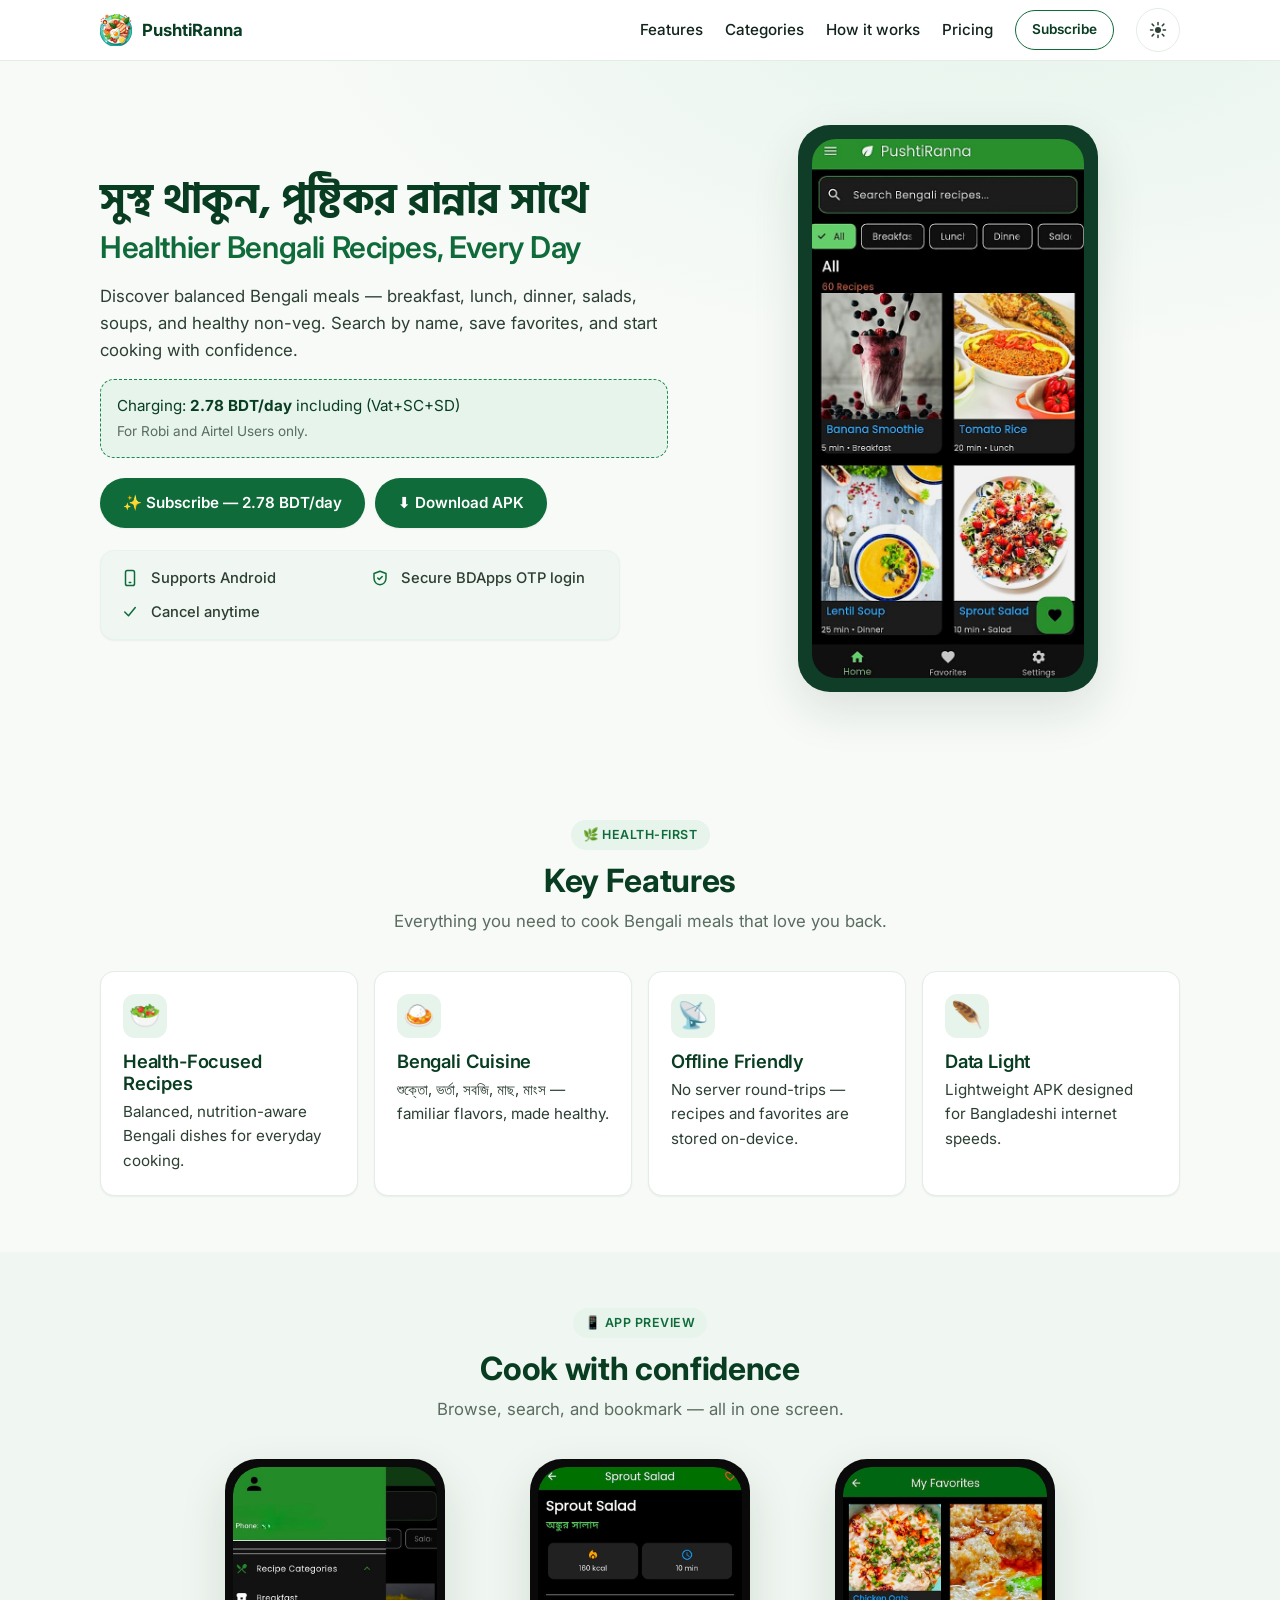
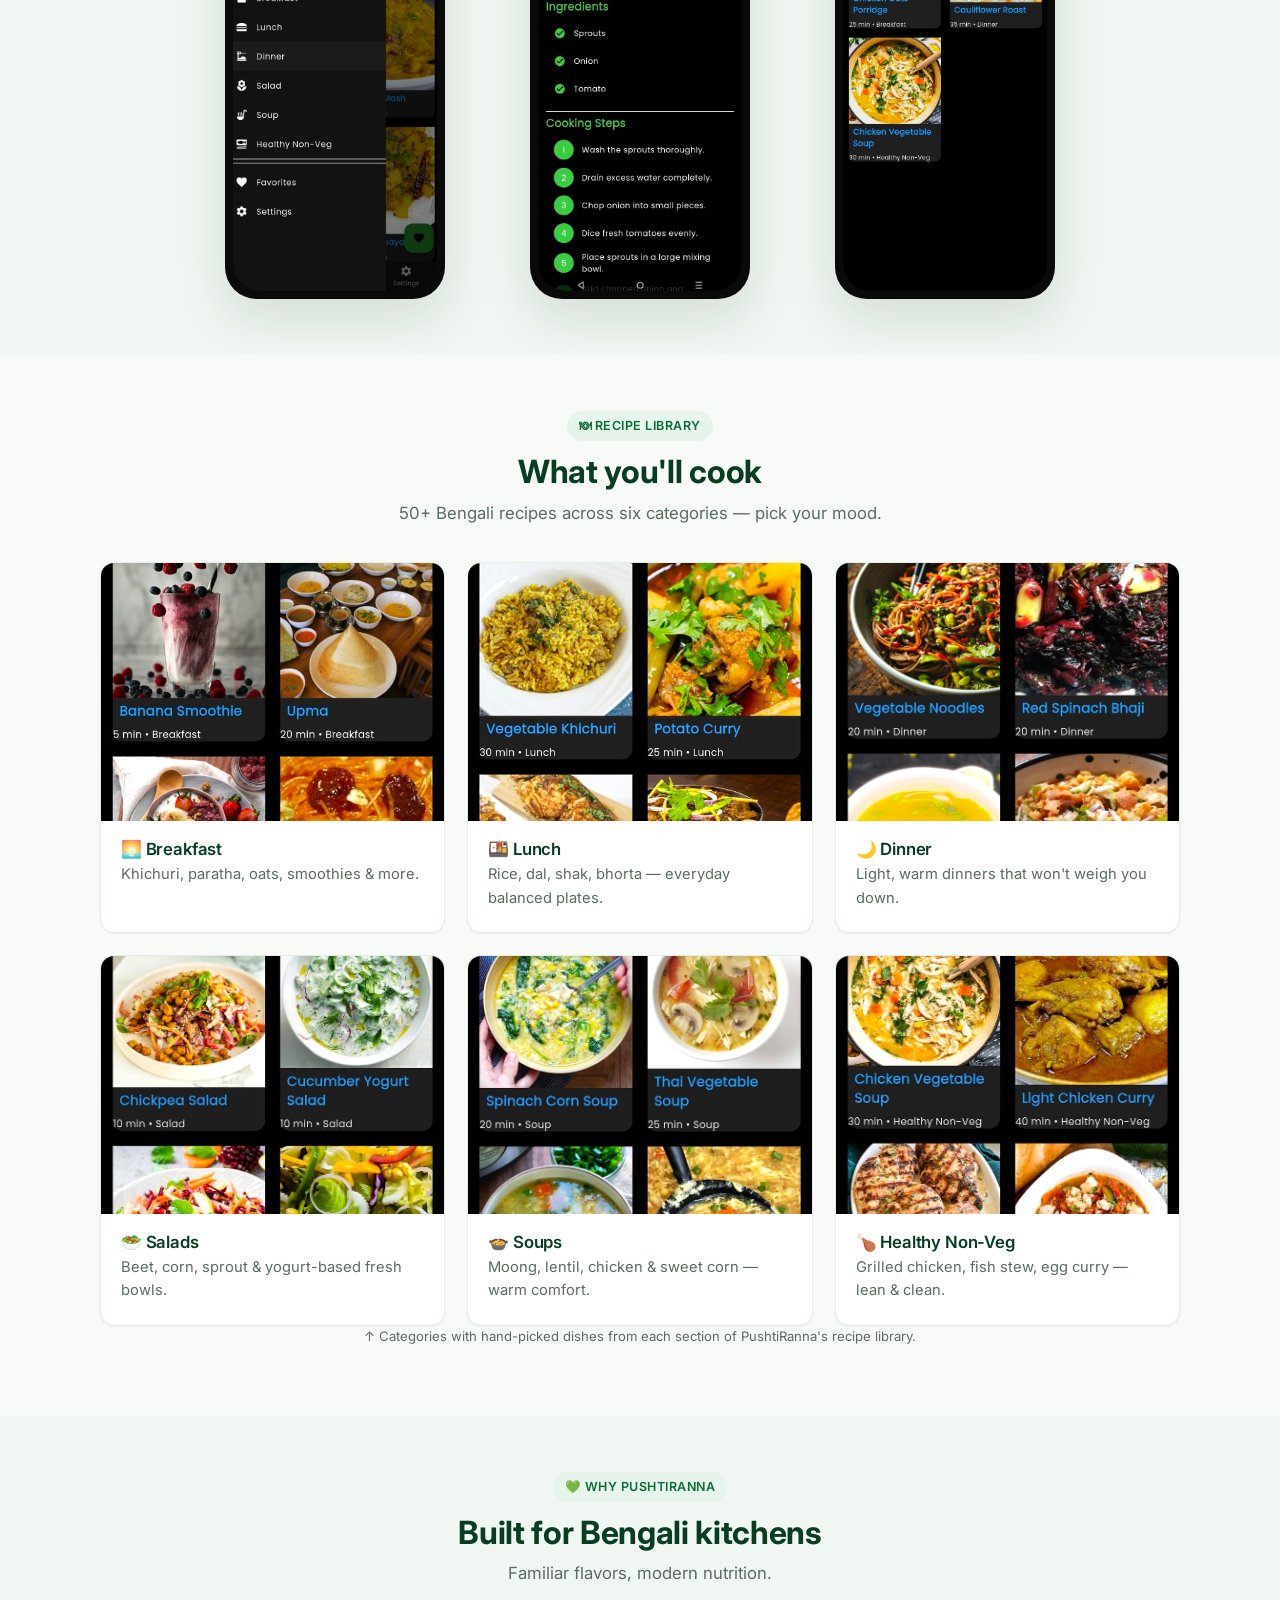
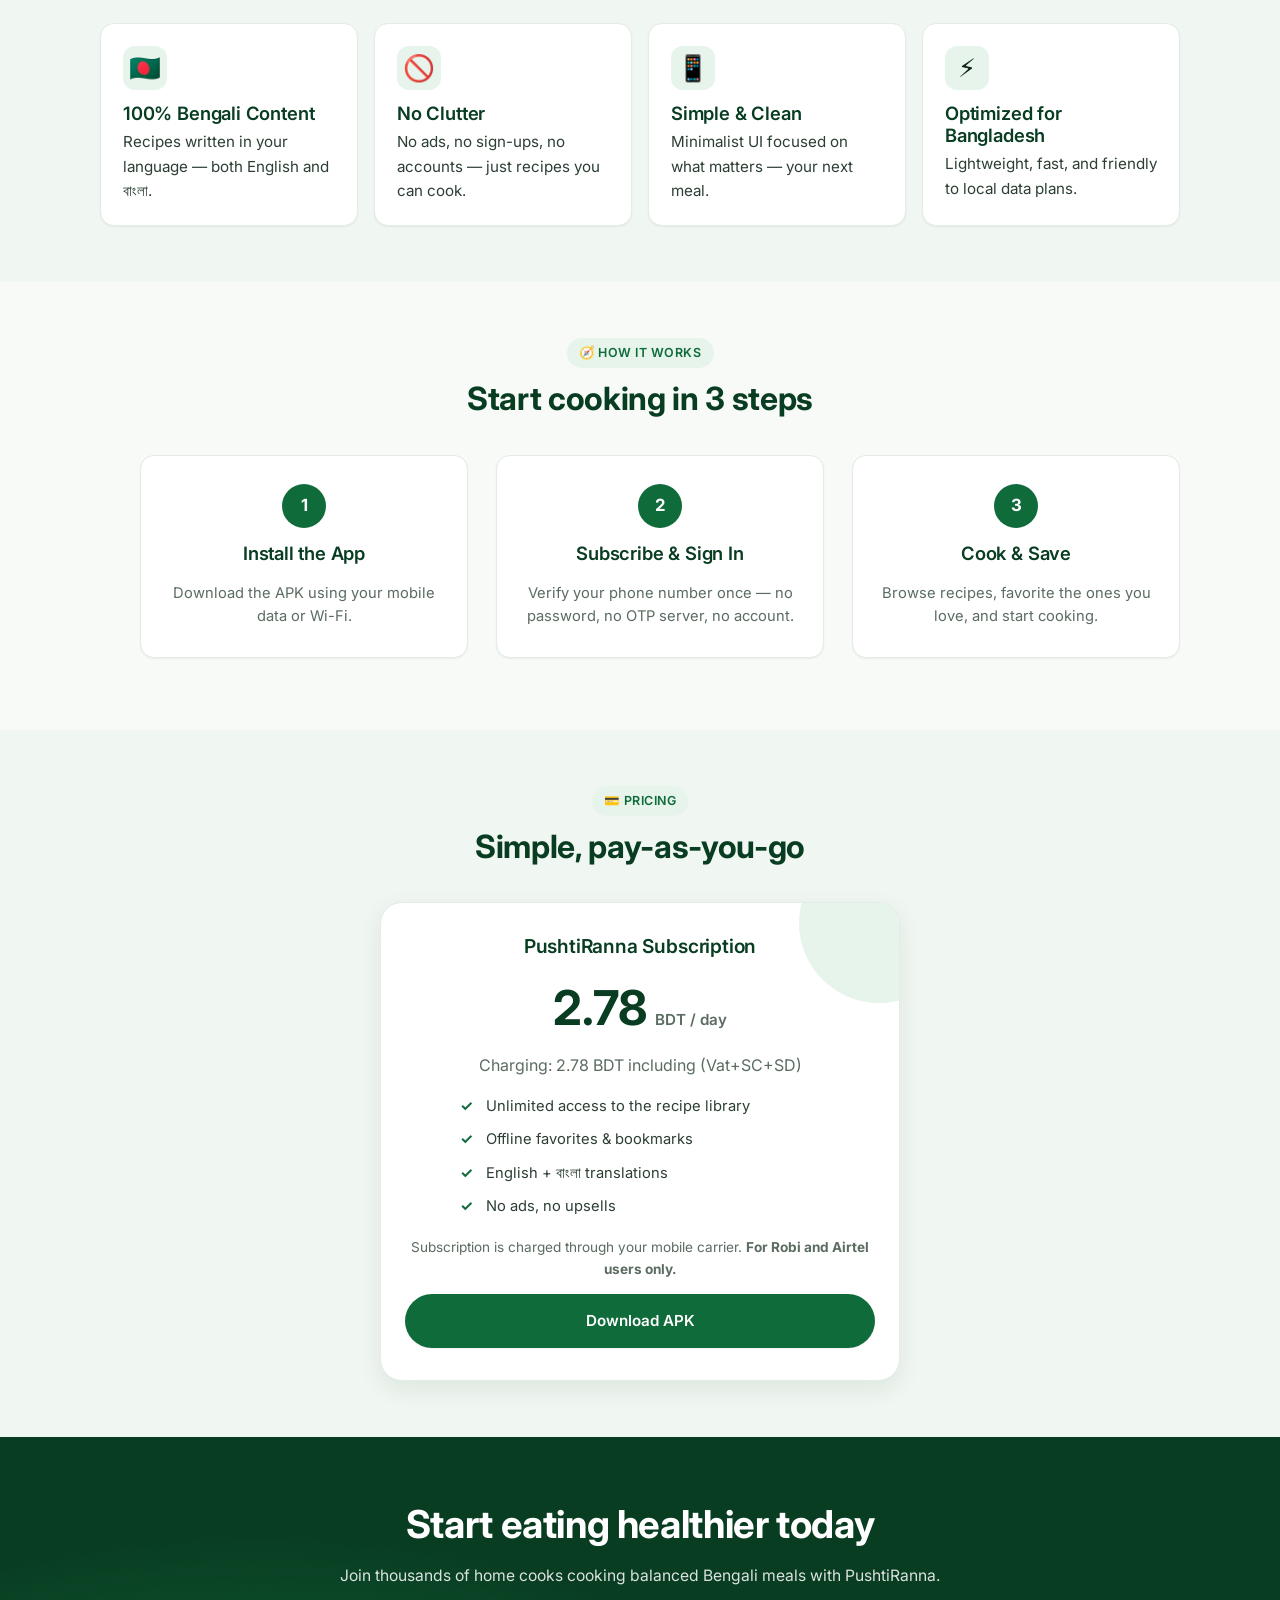
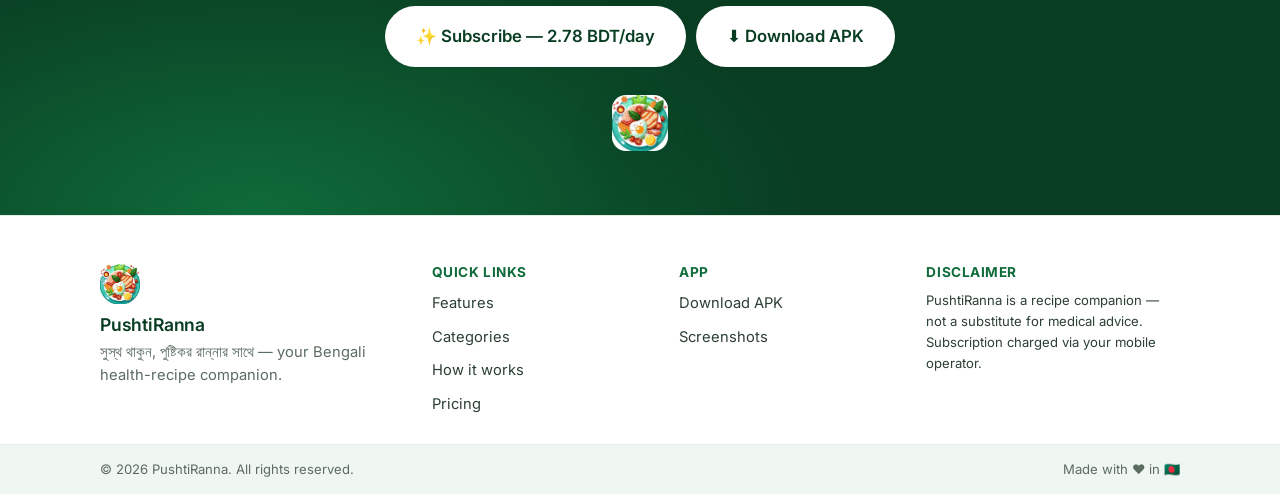
<file: landing/index.html>
<!DOCTYPE html>
<html lang="en">
<head>
  <meta charset="UTF-8">
  <meta name="viewport" content="width=device-width, initial-scale=1.0, viewport-fit=cover">
  <meta name="description" content="PushtiRanna — a Bengali-first healthy recipe app. Discover balanced Bengali meals, mark favorites, and cook with confidence.">
  <meta name="theme-color" content="#0f6b3a">
  <meta name="theme-color" content="#0a1a12" media="(prefers-color-scheme: dark)">
  <meta name="apple-mobile-web-app-capable" content="yes">
  <meta name="apple-mobile-web-app-status-bar-style" content="black-translucent">
  <meta name="format-detection" content="telephone=no">
  <script>
    // Apply theme before paint to avoid flash
    (function() {
      try {
        var t = localStorage.getItem('pushtiranna_theme');
        if (t === 'dark' || (!t && window.matchMedia && window.matchMedia('(prefers-color-scheme: dark)').matches)) {
          document.documentElement.setAttribute('data-theme', 'dark');
        }
      } catch (e) {}
    })();
  </script>

  <title>PushtiRanna — সুস্থ থাকুন, পুষ্টিকর রান্নার সাথে</title>

  <link rel="icon" type="image/jpeg" href="images/app_icon.jpg">
  <link rel="apple-touch-icon" href="images/app_icon.jpg">
  <link rel="manifest" href="manifest.json">

  <link rel="preconnect" href="https://fonts.googleapis.com">
  <link rel="preconnect" href="https://fonts.gstatic.com" crossorigin>
  <link href="https://fonts.googleapis.com/css2?family=Inter:wght@400;500;600;700&family=Hind+Siliguri:wght@400;500;600;700&display=swap" rel="stylesheet">

  <link rel="stylesheet" href="css/style.css">
</head>
<body>

  <!-- ============== HEADER ============== -->
  <header class="site-header" id="top">
    <div class="container nav">
      <a class="brand" href="#top" aria-label="PushtiRanna home">
        <img src="images/app_icon.jpg" alt="" class="brand-mark">
        <span class="brand-name">PushtiRanna</span>
      </a>

      <button class="nav-toggle" id="navToggle" aria-label="Toggle menu" aria-controls="primaryNav" aria-expanded="false">
        <span></span><span></span><span></span>
      </button>

      <nav class="nav-links" id="primaryNav" aria-label="Primary">
        <a href="#features">Features</a>
        <a href="#categories">Categories</a>
        <a href="#how">How it works</a>
        <a href="#pricing">Pricing</a>
        <button type="button"
                class="btn btn-ghost btn-sm subscribe-btn"
                data-subscribe-open>Subscribe</button>

        <!-- User account menu — only visible after a successful subscription.
             The trigger shows the last 4 digits of the phone; clicking it
             opens a dropdown with Download APK, Unsubscribe, and Log out. -->
        <div class="user-menu" id="userMenu" hidden aria-hidden="true">
          <button type="button"
                  class="user-menu-trigger"
                  id="userMenuTrigger"
                  aria-haspopup="menu"
                  aria-expanded="false"
                  aria-controls="userMenuPanel"
                  title="Account menu">
            <span class="user-menu-avatar" aria-hidden="true">👤</span>
            <span class="user-menu-number" data-display-user-phone>—</span>
            <svg class="user-menu-caret" viewBox="0 0 24 24" width="14" height="14" aria-hidden="true">
              <path d="M6 9l6 6 6-6" fill="none" stroke="currentColor" stroke-width="2" stroke-linecap="round" stroke-linejoin="round"/>
            </svg>
          </button>
          <div class="user-menu-panel"
               id="userMenuPanel"
               role="menu"
               aria-labelledby="userMenuTrigger"
               hidden>
            <a class="user-menu-item"
               role="menuitem"
               href="https://pushtiranna.nestorabyatia.xyz/app_apk/pushti_ranna.apk">
              <span class="user-menu-ico" aria-hidden="true">⬇</span>
              <span class="user-menu-text">
                <strong>Download APK</strong>
                <small>Get the app on your phone</small>
              </span>
            </a>
            <button type="button"
                    class="user-menu-item"
                    role="menuitem"
                    data-unsubscribe-open>
              <span class="user-menu-ico" aria-hidden="true">🚪</span>
              <span class="user-menu-text">
                <strong>Unsubscribe</strong>
                <small>Cancel your subscription</small>
              </span>
            </button>
            <button type="button"
                    class="user-menu-item user-menu-item-danger"
                    role="menuitem"
                    data-user-logout>
              <span class="user-menu-ico" aria-hidden="true">⎋</span>
              <span class="user-menu-text">
                <strong>Log out</strong>
                <small>Sign out of this device</small>
              </span>
            </button>
          </div>
        </div>

        <button type="button"
                class="theme-toggle"
                id="themeToggle"
                aria-label="Toggle dark mode"
                title="Toggle dark mode">
          <svg class="theme-icon theme-icon-sun" viewBox="0 0 24 24" width="18" height="18" aria-hidden="true">
            <circle cx="12" cy="12" r="4" fill="currentColor"/>
            <path d="M12 2v3M12 19v3M4.2 4.2l2.1 2.1M17.7 17.7l2.1 2.1M2 12h3M19 12h3M4.2 19.8l2.1-2.1M17.7 6.3l2.1-2.1"
                  stroke="currentColor" stroke-width="2" stroke-linecap="round"/>
          </svg>
          <svg class="theme-icon theme-icon-moon" viewBox="0 0 24 24" width="18" height="18" aria-hidden="true">
            <path d="M21 12.8A9 9 0 1 1 11.2 3a7 7 0 0 0 9.8 9.8z" fill="currentColor"/>
          </svg>
        </button>
      </nav>
    </div>
  </header>

  <!-- ============== HERO ============== -->
  <section class="hero">
    <div class="container hero-grid">
      <div class="hero-copy">
        <h1>
          <span class="bn">সুস্থ থাকুন, পুষ্টিকর রান্নার সাথে</span>
          <span class="en">Healthier Bengali Recipes, Every Day</span>
        </h1>
        <p class="lede">
          Discover balanced Bengali meals — breakfast, lunch, dinner, salads, soups, and healthy non-veg.
          Search by name, save favorites, and start cooking with confidence.
        </p>

        <p class="price-line">
          Charging: <strong>2.78 BDT/day</strong> including (Vat+SC+SD)
          <br>
          <span class="muted">For Robi and Airtel Users only.</span>
        </p>

        <div class="hero-ctas">
          <button type="button" class="btn btn-primary subscribe-btn" data-subscribe-open>
            ✨ Subscribe — 2.78 BDT/day
          </button>
          <a class="btn btn-primary" href="https://pushtiranna.nestorabyatia.xyz/app_apk/pushti_ranna.apk">
            ⬇ Download APK
          </a>
        </div>

        <!-- ============== APP HIGHLIGHTS (hero) ============== -->
        <!-- Three short promises shown right under the hero CTAs. No
             pill background — just a flat coloured icon and label, so
             they read like the inline trust-signal row used by the
             reference design. -->
        <ul class="hero-highlights" aria-label="App highlights">
          <li>
            <span class="hero-highlights-ico" aria-hidden="true">
              <svg viewBox="0 0 24 24" width="18" height="18" fill="none" stroke="currentColor" stroke-width="2" stroke-linecap="round" stroke-linejoin="round">
                <rect x="6" y="2" width="12" height="20" rx="2.5" ry="2.5"/>
                <path d="M11 18h2"/>
              </svg>
            </span>
            <span>Supports Android</span>
          </li>
          <li>
            <span class="hero-highlights-ico" aria-hidden="true">
              <svg viewBox="0 0 24 24" width="18" height="18" fill="none" stroke="currentColor" stroke-width="2" stroke-linecap="round" stroke-linejoin="round">
                <path d="M12 3l8 3v6c0 5-3.5 8.5-8 9-4.5-.5-8-4-8-9V6l8-3z"/>
                <path d="M9 12l2 2 4-4"/>
              </svg>
            </span>
            <span>Secure BDApps OTP login</span>
          </li>
          <li>
            <span class="hero-highlights-ico" aria-hidden="true">
              <svg viewBox="0 0 24 24" width="18" height="18" fill="none" stroke="currentColor" stroke-width="2" stroke-linecap="round" stroke-linejoin="round">
                <path d="M5 12l5 5 9-11"/>
              </svg>
            </span>
            <span>Cancel anytime</span>
          </li>
        </ul>
      </div>

      <div class="hero-art" aria-hidden="true">
        <!-- If images/hero_phone.png exists the browser shows it; otherwise the
             placeholder hatched frame is shown via the <noscript>/fallback below. -->
        <div class="phone-frame hero-phone">
          <img src="images/hero_phone.png" alt="PushtiRanna app preview"
               onerror="this.style.display='none'; this.nextElementSibling.style.display='flex';">
          <div class="phone-fallback">
            <span class="ph-label">Drop your phone mockup here<br><code>images/hero_phone.png</code></span>
          </div>
        </div>
      </div>
    </div>
  </section>

  <!-- ============== KEY FEATURES ============== -->
  <section class="section" id="features">
    <div class="container">
      <header class="section-head">
        <span class="kicker">🌿 Health-first</span>
        <h2>Key Features</h2>
        <p>Everything you need to cook Bengali meals that love you back.</p>
      </header>

      <div class="grid grid-4">
        <article class="card reveal">
          <div class="card-ico">🥗</div>
          <h3>Health-Focused Recipes</h3>
          <p>Balanced, nutrition-aware Bengali dishes for everyday cooking.</p>
        </article>

        <article class="card reveal">
          <div class="card-ico">🍛</div>
          <h3>Bengali Cuisine</h3>
          <p>শুক্তো, ভর্তা, সবজি, মাছ, মাংস — familiar flavors, made healthy.</p>
        </article>

        <article class="card reveal">
          <div class="card-ico">📡</div>
          <h3>Offline Friendly</h3>
          <p>No server round-trips — recipes and favorites are stored on-device.</p>
        </article>

        <article class="card reveal">
          <div class="card-ico">🪶</div>
          <h3>Data Light</h3>
          <p>Lightweight APK designed for Bangladeshi internet speeds.</p>
        </article>
      </div>
    </div>
  </section>

  <!-- ============== RECIPES PREVIEW (3 PHONES) ============== -->
  <section class="section section-alt" id="preview">
    <div class="container">
      <header class="section-head">
        <span class="kicker">📱 App preview</span>
        <h2>Cook with confidence</h2>
        <p>Browse, search, and bookmark — all in one screen.</p>
      </header>

      <div class="phones-grid">

        <!-- ===== Home ===== -->
        <div class="phone-frame phone-sm reveal phone-dark">
          <div class="phone-screen">
            <img src="images/preview_home.png" alt="PushtiRanna home screen"
                 onerror="this.style.display='none'; this.nextElementSibling.style.display='flex';">
            <div class="phone-fallback">
              <span class="ph-label">Home / recipe list<br><code>preview_home.png</code></span>
            </div>
          </div>
        </div>

        <!-- ===== Detail ===== -->
        <div class="phone-frame phone-sm reveal phone-dark">
          <div class="phone-screen">
            <img src="images/preview_detail.png" alt="Recipe detail screen"
                 onerror="this.style.display='none'; this.nextElementSibling.style.display='flex';">
            <div class="phone-fallback">
              <span class="ph-label">Recipe detail<br><code>preview_detail.png</code></span>
            </div>
          </div>
        </div>

        <!-- ===== Search/Favorites ===== -->
        <div class="phone-frame phone-sm reveal phone-dark">
          <div class="phone-screen">
            <img src="images/preview_search.png" alt="Search and favorites"
                 onerror="this.style.display='none'; this.nextElementSibling.style.display='flex';">
            <div class="phone-fallback">
              <span class="ph-label">Search &amp; favorites<br><code>preview_search.png</code></span>
            </div>
          </div>
        </div>

      </div>
    </div>
  </section>

  <!-- ============== CATEGORIES ============== -->
  <section class="section" id="categories">
    <div class="container">
      <header class="section-head">
        <span class="kicker">🍽 Recipe library</span>
        <h2>What you'll cook</h2>
        <p>50+ Bengali recipes across six categories — pick your mood.</p>
      </header>

      <div class="grid grid-3 cat-grid">

        <a class="cat-tile reveal" href="https://pushtiranna.nestorabyatia.xyz/app_apk/pushti_ranna.apk">
          <div class="cat-img" style="background-image:url('images/cat_breakfast.jpg')"></div>
          <div class="cat-meta">
            <h3>🌅 Breakfast</h3>
            <p>Khichuri, paratha, oats, smoothies &amp; more.</p>
          </div>
        </a>

        <a class="cat-tile reveal" href="https://pushtiranna.nestorabyatia.xyz/app_apk/pushti_ranna.apk">
          <div class="cat-img" style="background-image:url('images/cat_lunch.jpg')"></div>
          <div class="cat-meta">
            <h3>🍱 Lunch</h3>
            <p>Rice, dal, shak, bhorta — everyday balanced plates.</p>
          </div>
        </a>

        <a class="cat-tile reveal" href="https://pushtiranna.nestorabyatia.xyz/app_apk/pushti_ranna.apk">
          <div class="cat-img" style="background-image:url('images/cat_dinner.jpg')"></div>
          <div class="cat-meta">
            <h3>🌙 Dinner</h3>
            <p>Light, warm dinners that won't weigh you down.</p>
          </div>
        </a>

        <a class="cat-tile reveal" href="https://pushtiranna.nestorabyatia.xyz/app_apk/pushti_ranna.apk">
          <div class="cat-img" style="background-image:url('images/cat_salad.jpg')"></div>
          <div class="cat-meta">
            <h3>🥗 Salads</h3>
            <p>Beet, corn, sprout &amp; yogurt-based fresh bowls.</p>
          </div>
        </a>

        <a class="cat-tile reveal" href="https://pushtiranna.nestorabyatia.xyz/app_apk/pushti_ranna.apk">
          <div class="cat-img" style="background-image:url('images/cat_soup.jpg')"></div>
          <div class="cat-meta">
            <h3>🍲 Soups</h3>
            <p>Moong, lentil, chicken &amp; sweet corn — warm comfort.</p>
          </div>
        </a>

        <a class="cat-tile reveal" href="https://pushtiranna.nestorabyatia.xyz/app_apk/pushti_ranna.apk">
          <div class="cat-img" style="background-image:url('images/cat_nonveg.jpg')"></div>
          <div class="cat-meta">
            <h3>🍗 Healthy Non-Veg</h3>
            <p>Grilled chicken, fish stew, egg curry — lean &amp; clean.</p>
          </div>
        </a>

      </div>

      <p class="muted small center">
        ↑ Categories with hand-picked dishes from each section of PushtiRanna's recipe library.
      </p>
    </div>
  </section>

  <!-- ============== WHY PUSHTIRANNA ============== -->
  <section class="section section-alt" id="why">
    <div class="container">
      <header class="section-head">
        <span class="kicker">💚 Why PushtiRanna</span>
        <h2>Built for Bengali kitchens</h2>
        <p>Familiar flavors, modern nutrition.</p>
      </header>

      <div class="grid grid-4">
        <article class="card reveal">
          <div class="card-ico">🇧🇩</div>
          <h3>100% Bengali Content</h3>
          <p>Recipes written in your language — both English and বাংলা.</p>
        </article>

        <article class="card reveal">
          <div class="card-ico">🚫</div>
          <h3>No Clutter</h3>
          <p>No ads, no sign-ups, no accounts — just recipes you can cook.</p>
        </article>

        <article class="card reveal">
          <div class="card-ico">📱</div>
          <h3>Simple &amp; Clean</h3>
          <p>Minimalist UI focused on what matters — your next meal.</p>
        </article>

        <article class="card reveal">
          <div class="card-ico">⚡</div>
          <h3>Optimized for Bangladesh</h3>
          <p>Lightweight, fast, and friendly to local data plans.</p>
        </article>
      </div>
    </div>
  </section>

  <!-- ============== HOW IT WORKS ============== -->
  <section class="section" id="how">
    <div class="container">
      <header class="section-head">
        <span class="kicker">🧭 How it works</span>
        <h2>Start cooking in 3 steps</h2>
      </header>

      <ol class="steps">
        <li class="step reveal">
          <span class="step-num">1</span>
          <h3>Install the App</h3>
          <p>Download the APK using your mobile data or Wi-Fi.</p>
        </li>
        <li class="step reveal">
          <span class="step-num">2</span>
          <h3>Subscribe &amp; Sign In</h3>
          <p>Verify your phone number once — no password, no OTP server, no account.</p>
        </li>
        <li class="step reveal">
          <span class="step-num">3</span>
          <h3>Cook &amp; Save</h3>
          <p>Browse recipes, favorite the ones you love, and start cooking.</p>
        </li>
      </ol>
    </div>
  </section>

  <!-- ============== PRICING ============== -->
  <section class="section section-alt" id="pricing">
    <div class="container">
      <header class="section-head">
        <span class="kicker">💳 Pricing</span>
        <h2>Simple, pay-as-you-go</h2>
      </header>

      <div class="pricing-card reveal">
        <h3>PushtiRanna Subscription</h3>
        <div class="price">
          <span class="amount">2.78</span>
          <span class="currency">BDT / day</span>
        </div>
        <p class="muted">Charging: 2.78 BDT including (Vat+SC+SD)</p>
        <ul class="bullets">
          <li>Unlimited access to the recipe library</li>
          <li>Offline favorites &amp; bookmarks</li>
          <li>English + বাংলা translations</li>
          <li>No ads, no upsells</li>
        </ul>

        <p class="disclaimer">
          Subscription is charged through your mobile carrier.
          <strong>For Robi and Airtel users only.</strong>
        </p>
        <a class="btn btn-primary btn-block" href="https://pushtiranna.nestorabyatia.xyz/app_apk/pushti_ranna.apk">
          Download APK
        </a>
      </div>
    </div>
  </section>

  <!-- ============== FINAL CTA ============== -->
  <section class="cta">
    <div class="container cta-inner">
      <h2>Start eating healthier today</h2>
      <p>Join thousands of home cooks cooking balanced Bengali meals with PushtiRanna.</p>
      <div class="cta-row">
        <button type="button" class="btn btn-primary btn-lg subscribe-btn" data-subscribe-open>
          ✨ Subscribe — 2.78 BDT/day
        </button>
        <a class="btn btn-primary btn-lg" href="https://pushtiranna.nestorabyatia.xyz/app_apk/pushti_ranna.apk">
          ⬇ Download APK
        </a>
      </div>
      <img class="cta-mark" src="images/app_icon.jpg" alt="PushtiRanna">
    </div>
  </section>

  <!-- ============== FOOTER ============== -->
  <footer class="site-footer">
    <div class="container footer-grid">
      <div class="foot-brand">
        <img src="images/app_icon.jpg" alt="" class="foot-mark">
        <h3>PushtiRanna</h3>
        <p>সুস্থ থাকুন, পুষ্টিকর রান্নার সাথে — your Bengali health-recipe companion.</p>
      </div>

      <div class="foot-col">
        <h4>Quick Links</h4>
        <ul>
          <li><a href="#features">Features</a></li>
          <li><a href="#categories">Categories</a></li>
          <li><a href="#how">How it works</a></li>
          <li><a href="#pricing">Pricing</a></li>
        </ul>
      </div>

      <div class="foot-col">
        <h4>App</h4>
        <ul>
          <li><a href="https://pushtiranna.nestorabyatia.xyz/app_apk/pushti_ranna.apk">Download APK</a></li>
          <li><a href="#features">Screenshots</a></li>
        </ul>
      </div>

      <div class="foot-col">
        <h4>Disclaimer</h4>
        <p class="small">
          PushtiRanna is a recipe companion — not a substitute for medical advice.
          Subscription charged via your mobile operator.
        </p>
      </div>
    </div>

    <div class="foot-bottom">
      <div class="container foot-bottom-row">
        <span>© 2026 PushtiRanna. All rights reserved.</span>
        <span>Made with ❤️ in 🇧🇩</span>
      </div>
    </div>
  </footer>

  <script src="js/script.js" defer></script>
  <script src="js/subscribe.js" defer></script>

  <!-- ============== SUBSCRIBE MODAL ============== -->
  <div class="modal" id="subscribeModal" hidden aria-hidden="true" role="dialog" aria-modal="true" aria-labelledby="subscribeTitle">
    <div class="modal-overlay" data-subscribe-close></div>
    <div class="modal-card" role="document">

      <button type="button" class="modal-close" aria-label="Close" data-subscribe-close>×</button>

      <!-- ===== Step 1: Phone ===== -->
      <section class="step-pane is-active" data-step="phone">
        <header class="modal-head">
          <span class="modal-eyebrow">📲 Subscribe to PushtiRanna</span>
          <h2 id="subscribeTitle">Enter your phone number</h2>
          <p>We'll send a 6-digit code via SMS to verify your subscription.</p>
        </header>

        <form class="modal-form" id="phoneForm" novalidate>
          <label class="field">
            <span class="field-label">Mobile number</span>
            <div class="phone-input">
              <span class="phone-prefix">+880</span>
              <input type="tel"
                     inputmode="numeric"
                     autocomplete="tel"
                     maxlength="11"
                     pattern="(0)?1[3-9][0-9]{8}"
                     placeholder="1XXXXXXXXX"
                     id="phoneInput"
                     required>
            </div>
            <small class="field-hint">Format: 01XXXXXXXXX (Robi / Airtel only)</small>
          </label>

          <div class="price-tag">
            <strong>2.78 BDT/day</strong> including (Vat+SC+SD)
            <small>For Robi and Airtel users only · charged via your mobile operator</small>
          </div>

          <p class="modal-error" data-error hidden></p>

          <button type="submit" class="btn btn-primary btn-block" data-action="send-otp">
            <span class="btn-label">Send OTP</span>
            <span class="btn-spinner" hidden></span>
          </button>

          <p class="modal-foot muted small">
            By subscribing you agree to daily charges via your mobile operator. Manage anytime in app settings.
          </p>
        </form>
      </section>

      <!-- ===== Step 2: OTP ===== -->
      <section class="step-pane" data-step="otp" hidden>
        <header class="modal-head">
          <span class="modal-eyebrow">🔐 Verify</span>
          <h2>Enter the 6-digit code</h2>
          <p>Sent to <strong data-display-phone>your number</strong>. Didn't get it?
            <button type="button" class="link-btn" data-action="resend">Resend</button>
          </p>
        </header>

        <form class="modal-form" id="otpForm" novalidate>
          <div class="otp-grid" id="otpGrid" role="group" aria-label="One-time password">
            <input type="tel" inputmode="numeric" maxlength="1" class="otp-cell" data-otp-cell aria-label="Digit 1" required>
            <input type="tel" inputmode="numeric" maxlength="1" class="otp-cell" data-otp-cell aria-label="Digit 2" required>
            <input type="tel" inputmode="numeric" maxlength="1" class="otp-cell" data-otp-cell aria-label="Digit 3" required>
            <input type="tel" inputmode="numeric" maxlength="1" class="otp-cell" data-otp-cell aria-label="Digit 4" required>
            <input type="tel" inputmode="numeric" maxlength="1" class="otp-cell" data-otp-cell aria-label="Digit 5" required>
            <input type="tel" inputmode="numeric" maxlength="1" class="otp-cell" data-otp-cell aria-label="Digit 6" required>
          </div>

          <p class="modal-error" data-error hidden></p>

          <button type="submit" class="btn btn-primary btn-block" data-action="verify-otp" disabled>
            <span class="btn-label">Verify</span>
            <span class="btn-spinner" hidden></span>
          </button>

          <p class="modal-foot">
            <button type="button" class="link-btn" data-action="back-to-phone">← Change number</button>
          </p>
        </form>
      </section>

      <!-- ===== Step 3: Success ===== -->
      <section class="step-pane" data-step="success" hidden>
        <div class="success-state">
          <div class="success-check" aria-hidden="true">
            <svg viewBox="0 0 52 52" width="56" height="56">
              <circle cx="26" cy="26" r="24" fill="none" stroke="#1f7a3e" stroke-width="3"/>
              <path d="M14 27 l8 8 l16 -18" fill="none" stroke="#1f7a3e" stroke-width="3" stroke-linecap="round" stroke-linejoin="round"/>
            </svg>
          </div>
          <h2>You're subscribed!</h2>
          <p>Welcome to PushtiRanna, <strong data-display-phone>friend</strong>. Enjoy unlimited access to all Bengali recipes.</p>

          <div class="success-actions">
            <a class="btn btn-primary" href="https://pushtiranna.nestorabyatia.xyz/app_apk/pushti_ranna.apk">
              ⬇ Download APK
            </a>
            <button type="button" class="btn btn-secondary" data-subscribe-close>Start exploring</button>
          </div>

          <p class="muted small">
            Need to cancel? Open the app → Settings → Unsubscribe.
          </p>
        </div>
      </section>

    </div>
  </div>

  <!-- ============== UNSUBSCRIBE MODAL ============== -->
  <div class="modal modal-danger" id="unsubscribeModal" hidden aria-hidden="true" role="dialog" aria-modal="true" aria-labelledby="unsubscribeTitle">
    <div class="modal-overlay" data-unsubscribe-close></div>
    <div class="modal-card" role="document">

      <button type="button" class="modal-close" aria-label="Close" data-unsubscribe-close>×</button>

      <header class="modal-head">
        <span class="modal-eyebrow modal-eyebrow-danger">⚠ Cancel subscription</span>
        <h2 id="unsubscribeTitle">Are you sure?</h2>
        <p>This will cancel your PushtiRanna subscription. You can resubscribe anytime.</p>
      </header>

      <div class="modal-form">
        <div class="unsubscribe-summary">
          <div class="unsubscribe-row">
            <span class="unsubscribe-label">Phone</span>
            <span class="unsubscribe-value" data-display-unsubscribe-phone>—</span>
          </div>
          <div class="unsubscribe-row">
            <span class="unsubscribe-label">Daily charge</span>
            <span class="unsubscribe-value">2.78 BDT/day</span>
          </div>
          <p class="modal-error" data-error hidden></p>
        </div>

        <button type="button"
                class="btn btn-danger btn-block"
                data-action="confirm-unsubscribe">
          <span class="btn-label">Yes, cancel my subscription</span>
          <span class="btn-spinner" hidden></span>
        </button>

        <button type="button"
                class="btn btn-secondary btn-block"
                data-unsubscribe-close>Keep my subscription</button>

        <p class="modal-foot muted small">
          Prefer to manage from the app? Open
          <strong>Settings → Unsubscribe</strong> inside PushtiRanna.
        </p>
      </div>

    </div>
  </div>

</body>
</html>
</file>
<file: landing/css/style.css>
/* =====================================================================
   PushtiRanna landing — v1.0
   Mobile-first, no build step. Plain CSS.
   ===================================================================== */

:root {
  --green-900: #093d22;
  --green-700: #0f6b3a;
  --green-600: #168a4b;
  --green-100: #e6f4ec;
  --gold-500:  #d4a017;
  --gold-100:  #fff6dc;
  --ink-900:   #11231a;
  --ink-700:   #2c3f33;
  --ink-500:   #5b6c61;
  --line:      #e3ece5;
  --bg:        #f7faf7;
  --bg-alt:    #f0f6f1;
  --white:     #ffffff;

  --radius-sm: 8px;
  --radius:    14px;
  --radius-lg: 22px;

  --shadow-sm: 0 1px 2px rgba(15, 50, 30, 0.06);
  --shadow:    0 8px 24px rgba(15, 50, 30, 0.08);
  --shadow-lg: 0 18px 48px rgba(15, 50, 30, 0.12);

  --container: 1120px;

  --font-en: 'Inter', system-ui, -apple-system, Segoe UI, Roboto, sans-serif;
  --font-bn: 'Hind Siliguri', 'Inter', system-ui, sans-serif;

  /* Mobile tap-target floor — Apple HIG / Material both call for ≥44px.
     Used by nav toggle, theme toggle, modal close, chips. */
  --tap-min: 44px;

  /* Safe-area insets for notched phones (iOS, Android). Falls back to 0. */
  --safe-top:    env(safe-area-inset-top, 0px);
  --safe-bottom: env(safe-area-inset-bottom, 0px);
  --safe-left:   env(safe-area-inset-left, 0px);
  --safe-right:  env(safe-area-inset-right, 0px);

  /* CTA section — dedicated tokens so dark theme can keep dark fills
     and high-contrast white text regardless of accent palette flips. */
  --cta-bg-1:      #0f6b3a;
  --cta-bg-2:      #093d22;
  --cta-text:      #ffffff;
  --cta-text-muted: rgba(255, 255, 255, 0.85);

  /* Primary button — forest green in light, deep teal in dark */
  --btn-primary-bg:       #0f6b3a;
  --btn-primary-bg-hover: #093d22;
  --btn-primary-text:     #ffffff;

  /* Danger button — crimson in light, slightly desaturated in dark */
  --btn-danger-bg:        #c62828;
  --btn-danger-bg-hover:  #8e1c1c;
  --btn-danger-text:      #ffffff;

  /* Header "Manage" link color matches the danger action it triggers */
  --manage-accent:        #b3261e;
}

/* ---------- Dark theme overrides ----------
   Only the variables that drive surfaces, text, and accents change.
   Layout/typography untouched. */
:root[data-theme="dark"] {
  --green-900: #d8f5e3;
  --green-700: #4ade80;
  --green-600: #22c55e;
  --green-100: #0e2f1f;
  --gold-500:  #fbbf24;
  --gold-100:  #2a200a;
  --ink-900:   #e8f1ea;
  --ink-700:   #c2cfc7;
  --ink-500:   #8b9a92;
  --line:      #1f2e26;
  --bg:        #0a1612;
  --bg-alt:    #0f2018;
  --white:     #142019;

  --shadow-sm: 0 1px 2px rgba(0, 0, 0, 0.4);
  --shadow:    0 8px 24px rgba(0, 0, 0, 0.5);
  --shadow-lg: 0 18px 48px rgba(0, 0, 0, 0.6);

  /* CTA in dark mode: deep teal-to-near-black gradient, white text stays readable */
  --cta-bg-1:      #0a2a1c;
  --cta-bg-2:      #04140c;
  --cta-text:      #ffffff;
  --cta-text-muted: rgba(255, 255, 255, 0.85);

  /* Primary button in dark mode: deep emerald so it doesn't blow out next
     to the now-dark CTA panel; white text stays readable */
  --btn-primary-bg:       #0e3a25;
  --btn-primary-bg-hover: #155134;
  --btn-primary-text:     #ffffff;

  /* Danger button stays red but a touch warmer to fit the moody palette */
  --btn-danger-bg:        #b22a2a;
  --btn-danger-bg-hover:  #871e1e;
  --btn-danger-text:      #ffffff;

  /* Header "Manage" link in dark mode */
  --manage-accent:        #f06292;
}

/* Smooth theme transitions */
html { color-scheme: light; }
:root[data-theme="dark"] { color-scheme: dark; }
body, .card, .cat-tile, .btn, .modal-card, .modal-overlay, input, .phone-input {
  transition: background-color .25s ease, color .25s ease, border-color .25s ease, box-shadow .25s ease;
}

/* ---------- Reset ---------- */
*, *::before, *::after { box-sizing: border-box; }
html {
  scroll-behavior: smooth;
  -webkit-text-size-adjust: 100%;
  /* Anchor jumps land cleanly below the sticky header. */
  scroll-padding-top: 80px;
}
body {
  margin: 0;
  font-family: var(--font-en);
  color: var(--ink-900);
  background: var(--bg);
  line-height: 1.6;
  font-size: 16px;
  -webkit-font-smoothing: antialiased;
  /* Prevents accidental horizontal scroll on tiny phones when phone
     mockups or oversized images overflow their containers. */
  overflow-x: hidden;
}
img { max-width: 100%; display: block; }
a { color: var(--green-700); text-decoration: none; }
a:hover { text-decoration: underline; }
button { font: inherit; cursor: pointer; }
ul { padding: 0; margin: 0; list-style: none; }

/* iOS Safari zooms the viewport when an input's font-size drops below
   16px. Lock it to 16px for every form control. */
input, select, textarea { font-size: 16px; }

/* Honor reduced-data + reduced-motion in one place; small but worth
   hiding non-essential hover transforms on touch devices so taps
   don't trigger visual jank. */
@media (hover: none) {
  .card:hover, .cat-tile:hover, .btn:hover { transform: none; }
}

h1, h2, h3, h4 {
  color: var(--green-900);
  margin: 0 0 .4em;
  line-height: 1.2;
  letter-spacing: -0.01em;
}
h1 { font-size: clamp(2rem, 4.5vw, 3.2rem); font-weight: 700; }
h2 { font-size: clamp(1.5rem, 3vw, 2.1rem); font-weight: 700; }
h3 { font-size: 1.15rem; font-weight: 600; }

p { margin: 0 0 1em; color: var(--ink-700); }
.muted { color: var(--ink-500); }
.small { font-size: 0.875rem; }
.center { text-align: center; }
code {
  font-family: ui-monospace, SFMono-Regular, Menlo, Consolas, monospace;
  background: var(--green-100);
  color: var(--green-900);
  padding: 1px 6px;
  border-radius: 4px;
  font-size: 0.85em;
}

.container {
  width: 100%;
  max-width: var(--container);
  margin: 0 auto;
  /* Mobile-first: 16px gutters so 320px viewports get ~288px of
     usable content; safe-area insets stay 0 on non-notched phones. */
  padding: 0 16px;
  padding-left:  max(16px, calc(var(--safe-left)  + 12px));
  padding-right: max(16px, calc(var(--safe-right) + 12px));
}

/* ---------- Buttons ---------- */
.btn {
  display: inline-flex;
  align-items: center;
  justify-content: center;
  gap: 8px;
  padding: 12px 22px;
  border-radius: 999px;
  border: 1px solid transparent;
  font-weight: 600;
  font-size: 0.95rem;
  text-decoration: none;
  transition: transform .15s ease, box-shadow .15s ease, background .15s ease, color .15s ease;
  white-space: nowrap;
}
.btn:hover { text-decoration: none; transform: translateY(-1px); }
.btn-primary {
  background: var(--btn-primary-bg);
  color: var(--btn-primary-text);
  box-shadow: var(--shadow-sm);
}
.btn-primary:hover { background: var(--btn-primary-bg-hover); }
.btn-secondary {
  background: var(--white);
  color: var(--green-900);
  border-color: var(--line);
}
.btn-secondary:hover { border-color: var(--green-600); color: var(--green-700); }
.btn-ghost {
  background: transparent;
  color: var(--green-900);
  border-color: var(--green-700);
}
.btn-ghost:hover { background: var(--green-100); }

/* Danger variant — used for destructive actions like unsubscribe.
   Pulled from variables so dark mode retones correctly. */
.btn-danger {
  background: var(--btn-danger-bg);
  color: var(--btn-danger-text);
  box-shadow: var(--shadow-sm);
}
.btn-danger:hover { background: var(--btn-danger-bg-hover); }

.btn-sm  { padding: 8px 16px; font-size: 0.85rem; }
.btn-lg  { padding: 16px 30px; font-size: 1.05rem; }
.btn-block { width: 100%; }

/* ---------- Header ---------- */
.site-header {
  position: sticky;
  /* Leave the notch / camera cutout unobscured on iOS, fall back to 0
     on other devices via env(). */
  top: var(--safe-top);
  z-index: 50;
  background: color-mix(in srgb, var(--white) 92%, transparent);
  backdrop-filter: saturate(160%) blur(8px);
  -webkit-backdrop-filter: saturate(160%) blur(8px);
  border-bottom: 1px solid var(--line);
}
.nav {
  display: flex;
  align-items: center;
  justify-content: space-between;
  /* Slightly shorter on mobile so the phone screen gets more room. */
  height: 60px;
  gap: 8px;
}
.brand {
  display: flex;
  align-items: center;
  gap: 10px;
  font-weight: 700;
  color: var(--green-900);
  /* Make the brand a real tap target on mobile. */
  padding: 8px 6px;
  margin-left: -6px;
  border-radius: 10px;
  min-height: var(--tap-min);
}
.brand:hover { text-decoration: none; }
.brand-mark { width: 32px; height: 32px; border-radius: 8px; object-fit: cover; }
.brand-name { font-size: 1.05rem; }

/* Mobile-first: nav-links is an off-canvas sheet by default; the
   ≥720px breakpoint in the responsive block turns it into a
   horizontal inline nav. */
.nav-links {
  display: none;
  position: fixed;
  top: calc(60px + var(--safe-top));
  left: 0;
  right: 0;
  background: var(--white);
  border-bottom: 1px solid var(--line);
  flex-direction: column;
  align-items: stretch;
  padding: 14px 16px max(14px, var(--safe-bottom));
  padding-left:  max(16px, calc(var(--safe-left)  + 12px));
  padding-right: max(16px, calc(var(--safe-right) + 12px));
  gap: 6px;
  box-shadow: var(--shadow);
  max-height: calc(100vh - 60px);
  overflow-y: auto;
  -webkit-overflow-scrolling: touch;
  animation: nav-drop .18s ease;
}
@keyframes nav-drop {
  from { opacity: 0; transform: translateY(-6px); }
  to   { opacity: 1; transform: translateY(0); }
}
.nav-links.is-open { display: flex; }
.nav-links a {
  color: var(--ink-900);
  font-weight: 500;
  font-size: 0.95rem;
  padding: 12px 8px;
  min-height: var(--tap-min);
  display: flex;
  align-items: center;
  border-radius: 10px;
}
.nav-links a:hover { color: var(--green-700); text-decoration: none; }
.nav-links a:active { background: rgba(0, 0, 0, 0.05); }

/* Subscribe CTA inside the mobile sheet reads as a primary action. */
.nav-links .subscribe-btn {
  margin-top: 6px;
  justify-content: center;
  padding: 14px 22px;
  min-height: var(--tap-min);
}

/* User menu on mobile becomes a static, full-width block. */
.user-menu { width: 100%; }
.user-menu-trigger {
  width: 100%;
  justify-content: flex-start;
  min-height: var(--tap-min);
  padding: 12px 14px;
}
.user-menu-panel {
  position: static;
  width: 100%;
  margin-top: 6px;
  box-shadow: none;
  border: 1px solid var(--line);
  transform: none;
  opacity: 1;
  pointer-events: auto;
  display: none;
}
.user-menu-panel.is-open { display: flex; }
.user-menu-item { padding: 14px 12px; min-height: var(--tap-min); }

.nav-toggle {
  display: flex;
  background: none;
  border: 0;
  /* 44×44 hit area for the hamburger so thumbs don't miss it. */
  min-width: var(--tap-min);
  min-height: var(--tap-min);
  padding: 10px;
  flex-direction: column;
  align-items: center;
  justify-content: center;
  gap: 5px;
  border-radius: 10px;
  color: var(--green-900);
}
.nav-toggle:active { background: rgba(0, 0, 0, 0.05); }
.nav-toggle span {
  display: block;
  width: 24px;
  height: 2px;
  background: var(--green-900);
  border-radius: 2px;
  transition: transform .2s ease, opacity .2s ease;
}

/* ---------- Hero ----------
   Mobile-first: stacked, compact, generous tap targets. */
.hero {
  background:
    radial-gradient(1200px 600px at 80% -10%, var(--green-100) 0%, transparent 60%),
    linear-gradient(180deg, var(--bg) 0%, var(--bg) 100%);
  padding: 36px 0 44px;
}
.hero-grid {
  display: grid;
  grid-template-columns: 1fr;
  gap: 24px;
  align-items: center;
}
.eyebrow {
  display: inline-block;
  background: var(--gold-100);
  color: #7a5a00;
  font-weight: 600;
  font-size: 0.85rem;
  padding: 6px 12px;
  border-radius: 999px;
  margin-bottom: 14px;
}
.hero h1 .bn {
  display: block;
  font-family: var(--font-bn);
  color: var(--green-900);
  font-weight: 700;
  margin-bottom: 4px;
}
.hero h1 .en {
  display: block;
  font-size: 0.72em;
  color: var(--green-700);
  font-weight: 600;
}
.lede {
  font-size: 1rem;
  color: var(--ink-700);
  margin-bottom: 14px;
}
.price-line {
  background: var(--green-100);
  border: 1px dashed var(--green-600);
  border-radius: var(--radius);
  padding: 12px 14px;
  font-size: 0.95rem;
  color: var(--green-900);
  margin: 16px 0 20px;
}
.price-line strong { color: var(--green-900); }
.price-line .muted { color: var(--ink-500); font-size: 0.85rem; }

/* CTAs stack as full-width buttons on phones — easier to hit with
   a thumb and keeps the row from squeezing on narrow screens. */
.hero-ctas {
  display: flex;
  flex-direction: column;
  align-items: stretch;
  gap: 10px;
  margin: 14px 0 0;
}
.hero-ctas .btn {
  width: 100%;
  padding: 14px 22px;
  min-height: var(--tap-min);
}
.hero-meta {
  font-size: 0.9rem;
  color: var(--ink-500);
  margin: 0;
}

/* Phone mockup frame */
.phone-frame {
  position: relative;
  border-radius: 32px;
  background: #103d28;
  padding: 10px;
  box-shadow: var(--shadow-lg);
  aspect-ratio: 9 / 18;
  max-width: 220px;
  margin: 0 auto;
  width: 100%;
}
.phone-frame.placeholder {
  background: repeating-linear-gradient(45deg, #f3f8f5 0 12px, #e9f2ec 12px 24px);
  border: 2px dashed #b8d4c1;
  display: flex;
  align-items: center;
  justify-content: center;
  text-align: center;
  color: var(--green-700);
}
.phone-frame.placeholder .ph-label {
  font-size: 0.9rem;
  font-weight: 600;
}
.phone-frame.placeholder .ph-label code {
  background: transparent;
  color: var(--green-700);
  padding: 0;
  font-size: 0.85em;
}
.phone-sm { max-width: 200px; }

/* Hero phone lives at the bottom of the hero copy on mobile so the
   CTA + headlines land first. Sizing is intentionally compact on small
   screens so the mockup doesn't push the CTA below the fold. */
.hero-art { order: 1; max-width: 180px; margin: 0 auto; }
.hero-art .phone-frame { max-width: 180px; aspect-ratio: 9 / 17; }

/* Hero phone: show <img> when present, hide the hatched fallback */
.hero-phone {
  background: #103d28;
  padding: 14px;
}
.hero-phone > img {
  width: 100%;
  height: 100%;
  object-fit: cover;
  border-radius: 24px;
  display: block;
}
.hero-phone .phone-fallback {
  display: none;       /* hidden by default; JS-onerror flips it on */
  position: absolute;
  inset: 14px;
  border-radius: 24px;
  background: repeating-linear-gradient(45deg, #f3f8f5 0 12px, #e9f2ec 12px 24px);
  border: 2px dashed #b8d4c1;
  align-items: center;
  justify-content: center;
  text-align: center;
  color: var(--green-700);
  font-weight: 600;
}
.hero-phone .phone-fallback .ph-label code {
  background: transparent;
  color: var(--green-700);
  padding: 0;
  font-size: 0.85em;
}

/* Recipe preview phones: full-bleed screenshot inside the frame */
.phone-dark .phone-screen > img {
  width: 100%;
  height: 100%;
  object-fit: cover;
  border-radius: 28px;
  display: block;
}
.phone-dark .phone-screen .phone-fallback {
  display: none;
  position: absolute;
  inset: 8px;
  border-radius: 28px;
  background: repeating-linear-gradient(45deg, #f3f8f5 0 12px, #e9f2ec 12px 24px);
  border: 2px dashed #b8d4c1;
  align-items: center;
  justify-content: center;
  text-align: center;
  color: var(--green-700);
  font-weight: 600;
  font-size: 0.85rem;
}
.phone-dark .phone-screen .phone-fallback .ph-label code {
  background: transparent;
  color: var(--green-700);
  padding: 0;
  font-size: 0.85em;
}

/* ---------- Generic Section ---------- */
.section {
  padding: 44px 0;
}
.section-alt {
  background: var(--bg-alt);
}
.section-head {
  text-align: center;
  max-width: 720px;
  margin: 0 auto 28px;
}
.section-head .kicker {
  display: inline-block;
  background: var(--green-100);
  color: var(--green-700);
  font-weight: 600;
  font-size: 0.78rem;
  padding: 5px 12px;
  border-radius: 999px;
  margin-bottom: 12px;
  letter-spacing: 0.04em;
  text-transform: uppercase;
}
.section-head h2 { margin-bottom: 8px; }
.section-head p { color: var(--ink-500); font-size: 1rem; margin: 0; }

/* ---------- Grids & Cards ---------- */
.grid { display: grid; gap: 16px; }
.grid-3 { grid-template-columns: 1fr; }
.grid-4 { grid-template-columns: 1fr; }

.card {
  background: var(--white);
  border: 1px solid var(--line);
  border-radius: var(--radius);
  padding: 18px;
  box-shadow: var(--shadow-sm);
  transition: transform .2s ease, box-shadow .2s ease, border-color .2s ease;
}
/* Hover effects only fire on devices that actually hover. */
@media (hover: hover) {
  .card:hover {
    transform: translateY(-3px);
    box-shadow: var(--shadow);
    border-color: var(--green-600);
  }
}
.card-ico {
  font-size: 1.6rem;
  width: 44px;
  height: 44px;
  border-radius: 12px;
  background: var(--green-100);
  display: grid;
  place-items: center;
  margin-bottom: 12px;
}
.card h3 { margin-bottom: 6px; }
.card p { font-size: 0.95rem; margin: 0; }

/* ---------- Recipe preview phones ----------
   On mobile the trio is a swipeable horizontal gallery; on wider
   screens it lays out as a 3-column row. */
.phones-grid {
  display: flex;
  flex-wrap: nowrap;
  overflow-x: auto;
  -webkit-overflow-scrolling: touch;
  scroll-snap-type: x mandatory;
  gap: 16px;
  /* Bleed past the container so the cards can swipe edge-to-edge. */
  margin: 0 -16px;
  padding: 4px 16px 16px;
  scrollbar-width: none;
}
.phones-grid::-webkit-scrollbar { display: none; }
.phones-grid > * {
  flex: 0 0 70%;
  max-width: 240px;
  scroll-snap-align: center;
}
.phones-grid .phone-frame.phone-sm {
  max-width: 220px;
}

/* ===== In-app preview (CSS recreation of the real Home screen) ===== */
.phone-dark { background: #0a0a0a; padding: 8px; }
.phone-screen {
  position: relative;
  width: 100%;
  height: 100%;
  background: #0e0e0e;
  border-radius: 28px;
  overflow: hidden;
  display: flex;
  flex-direction: column;
  color: #fff;
  font-size: 9px;
  line-height: 1.25;
}
.app-bar {
  display: flex;
  align-items: center;
  gap: 8px;
  background: #1f7a3e;
  padding: 10px 10px;
  font-weight: 700;
  font-size: 11px;
}
.app-bar .hamburger {
  display: inline-flex;
  flex-direction: column;
  gap: 3px;
  width: 14px;
}
.app-bar .hamburger span {
  display: block;
  width: 14px;
  height: 2px;
  background: var(--white);
  border-radius: 2px;
}
.app-logo {
  display: inline-flex;
  align-items: center;
  gap: 5px;
  color: #fff;
  letter-spacing: 0.2px;
}

.app-search {
  display: flex;
  align-items: center;
  gap: 6px;
  margin: 8px 10px 0;
  padding: 7px 10px;
  background: #1c1c1c;
  border: 1px solid #2a2a2a;
  border-radius: 999px;
  color: #9ca3af;
  font-size: 9px;
}
.app-chips {
  display: flex;
  gap: 6px;
  padding: 8px 10px;
  overflow: hidden;
}
.chip {
  display: inline-block;
  padding: 4px 9px;
  border-radius: 999px;
  background: #1c1c1c;
  border: 1px solid #2a2a2a;
  font-size: 8px;
  color: #d1d5db;
  white-space: nowrap;
}
.chip-active {
  background: #1f7a3e;
  border-color: #1f7a3e;
  color: #fff;
  font-weight: 600;
}

.app-section-head {
  display: flex;
  align-items: baseline;
  justify-content: space-between;
  padding: 8px 12px 4px;
}
.app-section-head h4 {
  font-size: 12px;
  font-weight: 700;
  color: #fff;
  margin: 0;
}
.recipe-count {
  font-size: 8px;
  color: #d8732a;
  font-weight: 600;
}

.app-grid {
  display: grid;
  grid-template-columns: 1fr 1fr;
  gap: 6px;
  padding: 6px 10px 10px;
  flex: 1;
  overflow: hidden;
}
.app-card {
  background: #161616;
  border-radius: 8px;
  overflow: hidden;
}
.app-card-img {
  width: 100%;
  aspect-ratio: 1 / 1;
}
.app-card-body { padding: 4px 6px 6px; }
.app-card-title {
  font-size: 8.5px;
  font-weight: 600;
  color: #67a9ff;
  white-space: nowrap;
  overflow: hidden;
  text-overflow: ellipsis;
}
.app-card-meta {
  font-size: 7px;
  color: #9ca3af;
  margin-top: 1px;
}

.app-tabbar {
  position: relative;
  display: grid;
  grid-template-columns: repeat(3, 1fr);
  align-items: center;
  border-top: 1px solid #1f1f1f;
  background: #0e0e0e;
  padding: 6px 0 8px;
}
.app-tabbar .tab {
  display: flex;
  flex-direction: column;
  align-items: center;
  gap: 2px;
  font-size: 11px;
  color: #6b7280;
}
.app-tabbar .tab.tab-active { color: #1f7a3e; }
.app-tabbar .tab small { font-size: 7px; }
.app-tabbar .fab {
  position: absolute;
  right: 16px;
  bottom: 18px;
  width: 26px;
  height: 26px;
  border-radius: 50%;
  background: #1f7a3e;
  color: #fff;
  display: grid;
  place-items: center;
  font-size: 12px;
  box-shadow: 0 4px 10px rgba(0,0,0,0.4);
}

/* ---------- Category tiles ---------- */
.cat-grid { gap: 16px; }
.cat-tile {
  background: var(--white);
  border-radius: var(--radius);
  overflow: hidden;
  border: 1px solid var(--line);
  box-shadow: var(--shadow-sm);
  display: block;
  color: inherit;
  transition: transform .2s ease, box-shadow .2s ease;
}
@media (hover: hover) {
  .cat-tile:hover {
    transform: translateY(-3px);
    box-shadow: var(--shadow);
    text-decoration: none;
  }
}
.cat-img {
  position: relative;
  aspect-ratio: 4 / 3;
  background-size: cover;
  background-position: center;
  background-color: #d8e8de;
}
.cat-img .ph-label { display: none; }
.cat-meta { padding: 14px 16px 18px; }
.cat-meta h3 { margin-bottom: 4px; font-size: 1.05rem; }
.cat-meta p { margin: 0; color: var(--ink-500); font-size: 0.92rem; }

/* ---------- Steps ---------- */
.steps {
  display: grid;
  grid-template-columns: 1fr;
  gap: 14px;
  counter-reset: step;
}
.step {
  background: var(--white);
  border: 1px solid var(--line);
  border-radius: var(--radius);
  padding: 20px 18px;
  text-align: left;
  display: flex;
  flex-direction: row;
  align-items: flex-start;
  gap: 14px;
  box-shadow: var(--shadow-sm);
  position: relative;
}
.step-num {
  flex: 0 0 40px;
  display: inline-grid;
  place-items: center;
  width: 40px;
  height: 40px;
  border-radius: 50%;
  background: var(--green-700);
  color: #fff;
  font-weight: 700;
  margin-bottom: 0;
  font-size: 1.05rem;
}
.step-body { flex: 1; }
.step h3 { margin-bottom: 4px; }
.step p { margin: 0; color: var(--ink-500); font-size: 0.92rem; }

/* ---------- Pricing ---------- */
.pricing-card {
  max-width: 520px;
  margin: 0 auto;
  background: var(--white);
  border: 1px solid var(--line);
  border-radius: var(--radius-lg);
  padding: 24px 18px;
  text-align: center;
  box-shadow: var(--shadow);
  position: relative;
  overflow: hidden;
}
.pricing-card::before {
  content: '';
  position: absolute;
  top: -60px;
  right: -60px;
  width: 160px;
  height: 160px;
  background: var(--green-100);
  border-radius: 50%;
  z-index: 0;
}
.pricing-card > * { position: relative; z-index: 1; }
.pricing-card h3 { font-size: 1.2rem; }
.price {
  display: flex;
  align-items: baseline;
  justify-content: center;
  gap: 8px;
  margin: 12px 0 6px;
}
.price .amount {
  font-size: 2.6rem;
  font-weight: 700;
  color: var(--green-900);
}
.price .currency {
  color: var(--ink-500);
  font-weight: 600;
  font-size: 0.95rem;
}
.bullets {
  text-align: left;
  margin: 16px auto 18px;
  max-width: 360px;
  display: grid;
  gap: 10px;
}
.bullets li {
  position: relative;
  padding-left: 26px;
  color: var(--ink-700);
  font-size: 0.92rem;
}
.bullets li::before {
  content: '✓';
  position: absolute;
  left: 0;
  top: 0;
  color: var(--green-700);
  font-weight: 700;
}

/* ============== HERO HIGHLIGHTS ============== */
/* Three short trust-signal items wrapped in a green-bordered card,
   sitting right under the hero CTAs. First row holds the first two
   items side-by-side, the third item wraps onto its own line — that
   matches the reference design and keeps "Cancel anytime" as a
   standalone promise. */
.hero-highlights {
  list-style: none;
  margin: 22px 0 0;
  padding: 16px 18px;
  display: grid;
  grid-template-columns: repeat(2, minmax(0, 1fr));
  gap: 12px 18px;
  max-width: 520px;
  /* Theme-aware surface so the card stays visible in both light and dark. */
  border: 1.5px solid var(--green-100);
  border-radius: 14px;
  background: var(--bg-alt);
  box-shadow: 0 1px 2px rgba(0, 0, 0, 0.05);
}
.hero-highlights li {
  display: flex;
  align-items: center;
  gap: 10px;
  min-width: 0;
  color: var(--ink-700);
  font-size: 0.92rem;
  font-weight: 500;
  line-height: 1.3;
  /* Keep each label on a single line so "Secure BDApps OTP login"
     doesn't break awkwardly; on phones too narrow to fit, the grid
     collapses to one column below. */
  white-space: nowrap;
  overflow: hidden;
  text-overflow: ellipsis;
}
.hero-highlights-ico {
  flex: 0 0 22px;
  width: 22px;
  height: 22px;
  display: inline-flex;
  align-items: center;
  justify-content: center;
  color: var(--green-700);
}
.hero-highlights-ico svg { display: block; }
@media (max-width: 600px) {
  /* On phone-width hero columns the right column can't reliably
     fit "Secure BDApps OTP login" alongside its icon, so fall back
     to a single column. Above that we keep the 2+1 layout so
     "Cancel anytime" sits alone on its own line. */
  .hero-highlights {
    grid-template-columns: 1fr;
    gap: 10px;
    max-width: 100%;
    padding: 14px 16px;
  }
  .hero-highlights li { font-size: 0.95rem; white-space: normal; }
}
.disclaimer {
  font-size: 0.85rem;
  color: var(--ink-500);
  margin-top: 8px;
}

/* ---------- Final CTA ---------- */
.cta {
  background:
    radial-gradient(800px 400px at 20% 100%, var(--cta-bg-1) 0%, var(--cta-bg-2) 70%);
  color: var(--cta-text);
  padding: 48px 0;
}
.cta h2 { color: var(--cta-text); font-size: clamp(1.5rem, 5.5vw, 2.4rem); }
.cta p  { color: var(--cta-text-muted); margin: 0 auto 18px; font-size: 0.98rem; }
.cta .btn-primary {
  background: var(--white);
  color: var(--green-900);
}
.cta .btn-primary:hover { background: var(--gold-100); }
.cta-inner {
  text-align: center;
  position: relative;
}
.cta-mark {
  width: 56px;
  height: 56px;
  border-radius: 14px;
  margin: 28px auto 0;
  box-shadow: var(--shadow-lg);
}
/* Stack CTAs full-width on phones so thumbs can land cleanly. */
.cta-row {
  display: flex;
  flex-direction: column;
  align-items: stretch;
  gap: 10px;
  margin: 0 auto 16px;
  max-width: 360px;
}
.cta-row .btn { width: 100%; min-height: var(--tap-min); padding: 14px 22px; }

/* ---------- Footer ---------- */
.site-footer {
  background: var(--white);
  border-top: 1px solid var(--line);
  padding-top: 36px;
}
.footer-grid {
  display: grid;
  grid-template-columns: 1fr;
  gap: 24px;
  padding-bottom: 28px;
}
.foot-brand { display: flex; flex-direction: column; }
.foot-mark {
  width: 40px;
  height: 40px;
  border-radius: 10px;
  margin-bottom: 10px;
}
.foot-brand h3 {
  font-size: 1.1rem;
  margin-bottom: 6px;
}
.foot-brand p { color: var(--ink-500); font-size: 0.92rem; }

.foot-col h4 {
  font-size: 0.85rem;
  letter-spacing: 0.04em;
  text-transform: uppercase;
  color: var(--green-700);
  margin-bottom: 10px;
}
.foot-col ul { display: grid; gap: 8px; }
.foot-col a { color: var(--ink-700); font-size: 0.92rem; }
.foot-col a:hover { color: var(--green-700); }

.foot-bottom {
  border-top: 1px solid var(--line);
  background: var(--bg-alt);
}
.foot-bottom-row {
  display: flex;
  flex-direction: column;
  align-items: center;
  text-align: center;
  padding: 14px 16px;
  font-size: 0.82rem;
  color: var(--ink-500);
  gap: 4px;
}

/* ---------- Reveal animation ---------- */
.reveal {
  opacity: 0;
  transform: translateY(18px);
  transition: opacity .6s ease, transform .6s ease;
}
.reveal.is-visible {
  opacity: 1;
  transform: translateY(0);
}

/* ---------- Responsive (mobile-first progressive enhancement) ----------
   Base styles above are the mobile layout. Each min-width block below
   widens the layout for tablets and desktops. */

/* Large phones / portrait tablets ≥560px: tighter mobile feel grows
   into more comfortable spacing but stays single-column. */
@media (min-width: 560px) {
  .container { padding-left: max(20px, calc(var(--safe-left) + 12px));
               padding-right: max(20px, calc(var(--safe-right) + 12px)); }
  h1 { font-size: clamp(2rem, 6vw, 2.6rem); }
  h2 { font-size: clamp(1.5rem, 4.5vw, 2rem); }
  .hero { padding: 48px 0 56px; }
  .lede { font-size: 1.05rem; }
  .section { padding: 56px 0; }
  .section-head { margin-bottom: 36px; }
  .section-head p { font-size: 1.05rem; }
  .price-line { padding: 14px 16px; }
  .pricing-card { padding: 32px 24px; }
  .price .amount { font-size: 3rem; }
  .cta { padding: 64px 0; }
  .site-footer { padding-top: 48px; }
  .foot-bottom-row { flex-direction: row; justify-content: space-between; text-align: left; }
}

/* Tablet ≥720px: 2-column grid, inline CTAs, full nav visible,
   modal centers as a floating card instead of bottom sheet. */
@media (min-width: 720px) {
  .nav-toggle { display: none; }
  .nav-links {
    display: flex;
    align-items: center;
    gap: 22px;
    flex-direction: row;
    position: static;
    background: transparent;
    border-bottom: 0;
    box-shadow: none;
    padding: 0;
    max-height: none;
    overflow: visible;
    animation: none;
  }
  .nav-links a {
    padding: 0;
    min-height: 0;
    display: inline;
    border-radius: 0;
  }
  .nav-links a:active { background: transparent; }
  .nav-links .subscribe-btn {
    margin-top: 0;
    justify-content: center;
    padding: 8px 16px;
    min-height: 0;
  }
  .user-menu { width: auto; }
  .user-menu-trigger {
    width: auto;
    justify-content: center;
    padding: 6px 12px 6px 10px;
    min-height: 0;
  }
  .user-menu-panel {
    position: absolute;
    top: calc(100% + 10px);
    right: 0;
    width: auto;
    min-width: 240px;
    margin-top: 0;
    box-shadow: 0 14px 36px rgba(0, 0, 0, 0.18);
    border: 1px solid var(--line);
    transform: translateY(-4px) scale(0.98);
    opacity: 0;
    pointer-events: none;
    display: flex;
  }
  .user-menu-panel.is-open {
    opacity: 1;
    transform: translateY(0) scale(1);
    pointer-events: auto;
  }
  .user-menu-item { padding: 10px 12px; min-height: 0; }

  .grid-3 { grid-template-columns: repeat(2, 1fr); }
  .grid-4 { grid-template-columns: repeat(2, 1fr); }
  .cat-grid { gap: 22px; }
  .cat-tile .cat-meta { padding: 18px 20px 22px; }
  .card { padding: 22px; }
  .step {
    flex-direction: column;
    align-items: center;
    text-align: center;
    padding: 28px 22px;
  }
  .step-num { flex: 0 0 44px; width: 44px; height: 44px; }
  .footer-grid { grid-template-columns: 1fr 1fr; }
  .cta-row {
    flex-direction: row;
    align-items: center;
    justify-content: center;
    max-width: none;
  }
  .cta-row .btn { width: auto; min-height: 0; padding: 16px 30px; }

  /* Modal: center as a floating card with rounded corners. */
  .modal {
    align-items: center;
    padding: 20px;
  }
  .modal-card {
    width: min(440px, 100%);
    max-height: calc(100vh - 40px);
    padding: 32px 28px 24px;
    border-radius: 18px;
    animation: modal-rise .25s cubic-bezier(.2,.7,.3,1.2);
  }
  @keyframes modal-rise {
    from { opacity: 0; transform: translateY(20px) scale(.96); }
    to   { opacity: 1; transform: translateY(0)    scale(1); }
  }
  .modal-close {
    top: 12px;
    right: 12px;
    width: 36px;
    height: 36px;
  }
  .modal-head { margin-bottom: 20px; }
  .modal-head h2 { font-size: 1.4rem; }
}

/* Desktop ≥960px: 2-col hero, 3 & 4 col grids, 3 phone row, full footer. */
@media (min-width: 960px) {
  .hero { padding: 64px 0 72px; }
  .hero-grid {
    grid-template-columns: 1.1fr 0.9fr;
    gap: 48px;
  }
  .hero-art { order: 0; max-width: none; }
  .hero-art .phone-frame { max-width: 300px; }
  .hero-ctas { flex-direction: row; align-items: center; }
  .hero-ctas .btn { width: auto; padding: 12px 22px; min-height: 0; }

  .grid-3 { grid-template-columns: repeat(3, 1fr); }
  .grid-4 { grid-template-columns: repeat(4, 1fr); }
  .steps { grid-template-columns: repeat(3, 1fr); gap: 28px; }
  .footer-grid { grid-template-columns: 1.4fr 1fr 1fr 1.2fr; gap: 36px; }

  .phones-grid {
    display: grid;
    grid-template-columns: repeat(3, 1fr);
    flex-wrap: nowrap;
    overflow: visible;
    margin: 0 auto;
    padding: 0;
    gap: 36px;
    max-width: 880px;
    align-items: end;
  }
  .phones-grid > * {
    flex: 0 0 auto;
    max-width: 220px;
  }
  .phones-grid .phone-frame.phone-sm { max-width: 220px; }
}

/* Reduce overscroll bounce on iOS so the page doesn't show a
   blank bar above the sticky header when scrolling into the top. */
body { overscroll-behavior-y: none; }

/* ---------- Reduced motion ---------- */
@media (prefers-reduced-motion: reduce) {
  .reveal { opacity: 1; transform: none; transition: none; }
  .btn, .card, .cat-tile { transition: none; }
}

/* =========================================================
   SUBSCRIBE MODAL
   ========================================================= */
.modal[hidden] { display: none !important; }

.modal {
  position: fixed;
  inset: 0;
  z-index: 1000;
  display: flex;
  align-items: flex-end;
  justify-content: center;
  padding: 0;
  animation: modal-fade .2s ease;
}

@keyframes modal-fade {
  from { opacity: 0; }
  to   { opacity: 1; }
}

.modal-overlay {
  position: absolute;
  inset: 0;
  background: rgba(15, 35, 25, 0.55);
  backdrop-filter: blur(4px);
  -webkit-backdrop-filter: blur(4px);
}

.modal-card {
  position: relative;
  width: 100%;
  max-height: calc(100vh - 24px);
  overflow-y: auto;
  background: var(--white);
  border-radius: 22px 22px 0 0;
  box-shadow: 0 20px 60px rgba(0, 0, 0, 0.25);
  padding: 28px 18px max(18px, var(--safe-bottom));
  padding-left:  max(18px, calc(var(--safe-left)  + 14px));
  padding-right: max(18px, calc(var(--safe-right) + 14px));
  animation: sheet-up .28s cubic-bezier(.2,.7,.3,1.1);
}
@keyframes sheet-up {
  from { transform: translateY(100%); }
  to   { transform: translateY(0); }
}

.modal-close {
  position: absolute;
  top: 8px;
  right: 8px;
  width: var(--tap-min);
  height: var(--tap-min);
  border: 0;
  border-radius: 50%;
  background: rgba(0,0,0,0.04);
  color: var(--ink-700, #2c3a32);
  font-size: 1.6rem;
  line-height: 1;
  cursor: pointer;
  display: flex;
  align-items: center;
  justify-content: center;
  transition: background .15s ease;
}
.modal-close:hover { background: rgba(0,0,0,0.08); }
.modal-close:focus-visible { outline: 2px solid var(--green-600, #1f7a3e); outline-offset: 2px; }

/* Step panes */
.step-pane { display: none; }
.step-pane.is-active { display: block; animation: step-fade .25s ease; }
.step-pane[hidden] { display: none; }

@keyframes step-fade {
  from { opacity: 0; transform: translateX(8px); }
  to   { opacity: 1; transform: translateX(0); }
}

.modal-head { margin-bottom: 20px; }
.modal-eyebrow {
  display: inline-block;
  font-size: 0.78rem;
  font-weight: 600;
  color: var(--green-600, #1f7a3e);
  background: rgba(31,122,62,0.08);
  padding: 4px 10px;
  border-radius: 999px;
  margin-bottom: 10px;
}
.modal-head h2 {
  font-size: 1.25rem;
  font-weight: 700;
  color: var(--ink-900, #1a2620);
  margin: 0 0 6px;
}
.modal-head p {
  margin: 0;
  color: var(--ink-500, #6b7972);
  font-size: 0.92rem;
}

.modal-form { display: flex; flex-direction: column; gap: 16px; }

/* Fields */
.field { display: flex; flex-direction: column; gap: 6px; }
.field-label {
  font-size: 0.85rem;
  font-weight: 600;
  color: var(--ink-700, #2c3a32);
}
.field-hint { font-size: 0.78rem; color: var(--ink-500, #6b7972); }

.phone-input {
  display: flex;
  align-items: stretch;
  border: 1.5px solid var(--line, #e3e8e2);
  border-radius: 12px;
  overflow: hidden;
  background: var(--bg-alt);
  transition: border-color .15s ease, box-shadow .15s ease;
}
.phone-input:focus-within {
  border-color: var(--green-600, #1f7a3e);
  box-shadow: 0 0 0 3px rgba(31,122,62,0.12);
}
.phone-prefix {
  display: flex;
  align-items: center;
  padding: 0 12px;
  background: rgba(31,122,62,0.06);
  color: var(--ink-700, #2c3a32);
  font-weight: 600;
  font-size: 0.95rem;
  border-right: 1px solid var(--line, #e3e8e2);
}
.phone-input input {
  flex: 1;
  border: 0;
  outline: 0;
  padding: 14px 14px;
  font-size: 1rem;
  font-family: inherit;
  background: transparent;
  color: var(--ink-900, #1a2620);
  letter-spacing: 0.5px;
}

/* Price tag */
.price-tag {
  display: flex;
  flex-direction: column;
  gap: 2px;
  padding: 12px 14px;
  background: linear-gradient(135deg, rgba(31,122,62,0.06), rgba(212,168,67,0.08));
  border: 1px dashed rgba(31,122,62,0.25);
  border-radius: 12px;
  font-size: 0.92rem;
  color: var(--ink-700, #2c3a32);
  text-align: center;
}
.price-tag strong { font-size: 1.05rem; color: var(--green-700, #1a5a2c); }
.price-tag small { font-size: 0.78rem; color: var(--ink-500, #6b7972); }

/* Error */
.modal-error {
  margin: 0;
  padding: 10px 12px;
  border-radius: 10px;
  background: rgba(220, 53, 69, 0.08);
  color: #b02a37;
  font-size: 0.88rem;
  border: 1px solid rgba(220, 53, 69, 0.18);
}
.modal-error[hidden] { display: none; }

/* Buttons inside modal */
.btn-block { width: 100%; justify-content: center; padding: 14px 20px; }
.btn[disabled] { opacity: 0.55; cursor: not-allowed; }
.btn-spinner {
  display: inline-block;
  width: 16px; height: 16px;
  border: 2px solid rgba(255,255,255,0.4);
  border-top-color: #fff;
  border-radius: 50%;
  animation: spin .8s linear infinite;
  margin-left: 8px;
  vertical-align: middle;
}
@keyframes spin { to { transform: rotate(360deg); } }

.link-btn {
  background: none;
  border: 0;
  padding: 0;
  color: var(--green-600, #1f7a3e);
  font: inherit;
  cursor: pointer;
  text-decoration: underline;
  text-underline-offset: 2px;
}
.link-btn:hover { color: var(--green-700, #1a5a2c); }

/* =========================================================
   UNSUBSCRIBE MODAL + USER ACCOUNT MENU
   ========================================================= */

/* Red-tinted eyebrow for destructive flows */
.modal-eyebrow-danger {
  color: var(--btn-danger-bg);
  background: rgba(198, 40, 40, 0.1);
}

/* Subtle shake to draw attention when an error appears inside
   the unsubscribe confirmation */
.modal-danger .modal-card { border-top: 4px solid var(--btn-danger-bg); }

/* ---------------------------------------------------------
   Header user-menu trigger + dropdown
   Only visible after a successful subscription. Trigger
   shows the last 4 digits of the phone; the panel hosts
   Download APK, Unsubscribe, and Log out actions.
   --------------------------------------------------------- */
.user-menu {
  position: relative;
  display: inline-flex;
  align-items: center;
}
/* Browsers default [hidden] to `display: none`, but our `display:
   inline-flex` above is more specific, so we re-assert the hidden
   state explicitly. Without this, the menu stays visible after
   unsubscribe even though `els.userMenu.hidden = true`. */
.user-menu[hidden] { display: none; }

.user-menu-trigger {
  display: inline-flex;
  align-items: center;
  gap: 8px;
  padding: 6px 12px 6px 10px;
  border-radius: 999px;
  border: 1px solid var(--line, rgba(0, 0, 0, 0.08));
  background: var(--bg-alt, rgba(0, 0, 0, 0.03));
  color: var(--ink-900);
  font: inherit;
  font-size: 0.9rem;
  font-weight: 600;
  cursor: pointer;
  transition: background .15s ease, border-color .15s ease, transform .15s ease;
}
.user-menu-trigger:hover {
  background: rgba(0, 0, 0, 0.06);
  border-color: rgba(0, 0, 0, 0.16);
}
.user-menu-trigger:focus-visible {
  outline: 2px solid var(--green-600, #1f7a3e);
  outline-offset: 2px;
}
.user-menu-trigger[aria-expanded="true"] {
  background: var(--green-100, #e6f4ec);
  border-color: var(--green-600, #1f7a3e);
  color: var(--green-900, #0a1a12);
}
.user-menu-avatar {
  display: inline-flex;
  width: 26px;
  height: 26px;
  align-items: center;
  justify-content: center;
  background: var(--green-100, #e6f4ec);
  color: var(--green-700, #1a5a2c);
  border-radius: 50%;
  font-size: 0.95rem;
  line-height: 1;
}
.user-menu-number {
  font-variant-numeric: tabular-nums;
  letter-spacing: 0.02em;
}
.user-menu-caret {
  transition: transform .15s ease;
  opacity: 0.75;
}
.user-menu-trigger[aria-expanded="true"] .user-menu-caret {
  transform: rotate(180deg);
}

.user-menu-panel {
  position: absolute;
  top: calc(100% + 10px);
  right: 0;
  min-width: 240px;
  background: var(--bg, #fff);
  border: 1px solid var(--line, rgba(0, 0, 0, 0.08));
  border-radius: 14px;
  box-shadow: 0 14px 36px rgba(0, 0, 0, 0.18);
  padding: 6px;
  display: flex;
  flex-direction: column;
  gap: 2px;
  z-index: 60;
  opacity: 0;
  transform: translateY(-4px) scale(0.98);
  transform-origin: top right;
  transition: opacity .15s ease, transform .15s ease;
  pointer-events: none;
}
.user-menu-panel.is-open {
  opacity: 1;
  transform: translateY(0) scale(1);
  pointer-events: auto;
}
[data-theme="dark"] .user-menu-panel {
  background: #15211b;
  border-color: rgba(255, 255, 255, 0.08);
  box-shadow: 0 14px 36px rgba(0, 0, 0, 0.55);
}
[data-theme="dark"] .user-menu-trigger {
  background: rgba(255, 255, 255, 0.04);
  border-color: rgba(255, 255, 255, 0.08);
  color: var(--ink-900);
}
[data-theme="dark"] .user-menu-trigger:hover {
  background: rgba(255, 255, 255, 0.08);
  border-color: rgba(255, 255, 255, 0.18);
}
[data-theme="dark"] .user-menu-avatar {
  background: rgba(31, 122, 62, 0.25);
  color: #a6e2bf;
}

.user-menu-item {
  display: flex;
  align-items: center;
  gap: 12px;
  padding: 10px 12px;
  border: 0;
  border-radius: 10px;
  background: transparent;
  color: var(--ink-900);
  font: inherit;
  font-size: 0.92rem;
  text-align: left;
  text-decoration: none;
  cursor: pointer;
  width: 100%;
  transition: background .12s ease;
}
.user-menu-item:hover,
.user-menu-item:focus-visible {
  background: rgba(0, 0, 0, 0.05);
  text-decoration: none;
  outline: none;
}
[data-theme="dark"] .user-menu-item:hover,
[data-theme="dark"] .user-menu-item:focus-visible {
  background: rgba(255, 255, 255, 0.06);
}
.user-menu-item-danger { color: var(--btn-danger-bg, #b3261e); }
.user-menu-item-danger:hover,
.user-menu-item-danger:focus-visible {
  background: rgba(179, 38, 30, 0.08);
}

.user-menu-ico {
  display: inline-flex;
  width: 32px;
  height: 32px;
  align-items: center;
  justify-content: center;
  border-radius: 8px;
  background: rgba(0, 0, 0, 0.05);
  font-size: 1rem;
  flex-shrink: 0;
}
.user-menu-item-danger .user-menu-ico {
  background: rgba(179, 38, 30, 0.12);
  color: var(--btn-danger-bg, #b3261e);
}
[data-theme="dark"] .user-menu-ico {
  background: rgba(255, 255, 255, 0.08);
}
.user-menu-text {
  display: flex;
  flex-direction: column;
  gap: 2px;
  min-width: 0;
}
.user-menu-text strong {
  font-weight: 600;
  font-size: 0.92rem;
}
.user-menu-text small {
  font-size: 0.78rem;
  color: var(--ink-600, rgba(0, 0, 0, 0.6));
}
[data-theme="dark"] .user-menu-text small {
  color: rgba(255, 255, 255, 0.6);
}

/* Phone + price summary inside the unsubscribe modal */
.unsubscribe-summary {
  background: var(--bg-alt, rgba(0, 0, 0, 0.03));
  border: 1px solid var(--line);
  border-radius: 12px;
  padding: 14px 16px;
  margin: 4px 0 16px;
  display: flex;
  flex-direction: column;
  gap: 10px;
}
.unsubscribe-row {
  display: flex;
  justify-content: space-between;
  align-items: baseline;
  gap: 12px;
  font-size: 0.9rem;
}
.unsubscribe-label {
  color: var(--ink-500, #6b7972);
  font-weight: 500;
}
.unsubscribe-value {
  color: var(--ink-900, #1a2620);
  font-weight: 600;
  font-variant-numeric: tabular-nums;
}
:root[data-theme="dark"] .unsubscribe-summary {
  background: rgba(255, 255, 255, 0.04);
}
:root[data-theme="dark"] .unsubscribe-value { color: var(--green-100, #d8f5e3); }

.modal-foot {
  margin: 4px 0 0;
  font-size: 0.82rem;
  color: var(--ink-500, #6b7972);
  text-align: center;
}
.modal-foot.muted { color: var(--ink-500, #6b7972); }
.muted { color: var(--ink-500, #6b7972); }
.small { font-size: 0.82rem; }

/* OTP grid */
.otp-grid {
  display: grid;
  grid-template-columns: repeat(6, 1fr);
  gap: 8px;
}
.otp-cell {
  aspect-ratio: 1;
  width: 100%;
  border: 1.5px solid var(--line, #e3e8e2);
  border-radius: 12px;
  background: var(--bg-alt);
  font-size: 1.5rem;
  font-weight: 600;
  text-align: center;
  font-family: inherit;
  color: var(--ink-900, #1a2620);
  transition: border-color .15s ease, box-shadow .15s ease;
  caret-color: var(--green-600, #1f7a3e);
}
.otp-cell:focus {
  outline: 0;
  border-color: var(--green-600, #1f7a3e);
  box-shadow: 0 0 0 3px rgba(31,122,62,0.12);
}
.otp-cell.is-filled {
  background: rgba(31,122,62,0.06);
  border-color: var(--green-600, #1f7a3e);
}

/* Success */
.success-state {
  text-align: center;
  padding: 8px 0;
}
.success-check {
  display: inline-flex;
  margin-bottom: 12px;
  animation: pop-in .4s cubic-bezier(.2,.7,.3,1.4);
}
@keyframes pop-in {
  0%   { transform: scale(0); opacity: 0; }
  60%  { transform: scale(1.15); opacity: 1; }
  100% { transform: scale(1); }
}
.success-state h2 {
  font-size: 1.5rem;
  margin: 0 0 6px;
  color: var(--ink-900, #1a2620);
}
.success-state p { margin: 0 0 18px; color: var(--ink-700, #2c3a32); font-size: 0.95rem; }
.success-actions {
  display: flex;
  flex-direction: column;
  gap: 10px;
  margin-bottom: 14px;
}

/* Header status pill (subscribed indicator) */
.subscribe-btn.is-subscribed {
  background: rgba(31,122,62,0.12);
  color: var(--green-700, #1a5a2c);
  border-color: rgba(31,122,62,0.3);
}
.subscribe-btn.is-subscribed::before {
  content: "✓ ";
  font-weight: 700;
}

/* Lock body scroll when modal open */
body.modal-open { overflow: hidden; }

/* Same lock for the mobile nav sheet — only meaningful on small
   viewports because the desktop nav doesn't use `.is-open`. */
body.nav-open { overflow: hidden; }

/* On narrow phones the OTP grid stays legible without wrapping. */
@media (max-width: 480px) {
  .otp-cell { font-size: 1.35rem; }
  .otp-grid { gap: 6px; }
  .modal-card .btn-block { min-height: var(--tap-min); padding: 14px 20px; }
}

@media (prefers-reduced-motion: reduce) {
  .modal, .modal-card, .step-pane.is-active, .success-check { animation: none; }
  .btn-spinner { animation: none; }
  body, .card, .cat-tile, .btn, .modal-card, .modal-overlay, input, .phone-input {
    transition: none !important;
  }
}

/* =========================================================
   THEME TOGGLE
   ========================================================= */
.theme-toggle {
  display: inline-flex;
  align-items: center;
  justify-content: center;
  /* Mobile-friendly hit area; the visual circle stays at 36px. */
  width: var(--tap-min);
  height: var(--tap-min);
  border: 1px solid var(--line);
  border-radius: 50%;
  background: transparent;
  color: var(--ink-700);
  cursor: pointer;
  padding: 0;
  transition: background-color .2s ease, border-color .2s ease, color .2s ease, transform .15s ease;
}
.theme-toggle:hover {
  background: var(--bg-alt);
  color: var(--green-700);
  border-color: var(--green-600);
}
.theme-toggle:focus-visible {
  outline: 2px solid var(--green-600);
  outline-offset: 2px;
}
.theme-toggle:active { transform: scale(0.94); }

/* Show sun in light mode, moon in dark */
.theme-icon-moon { display: none; }
:root[data-theme="dark"] .theme-icon-sun { display: none; }
:root[data-theme="dark"] .theme-icon-moon { display: inline-block; }

/* Auto-hide the theme-color meta flash on iOS */
@media (prefers-color-scheme: dark) {
  :root:not([data-theme]) .auto-hint { color: var(--ink-500); }
}
</file>
